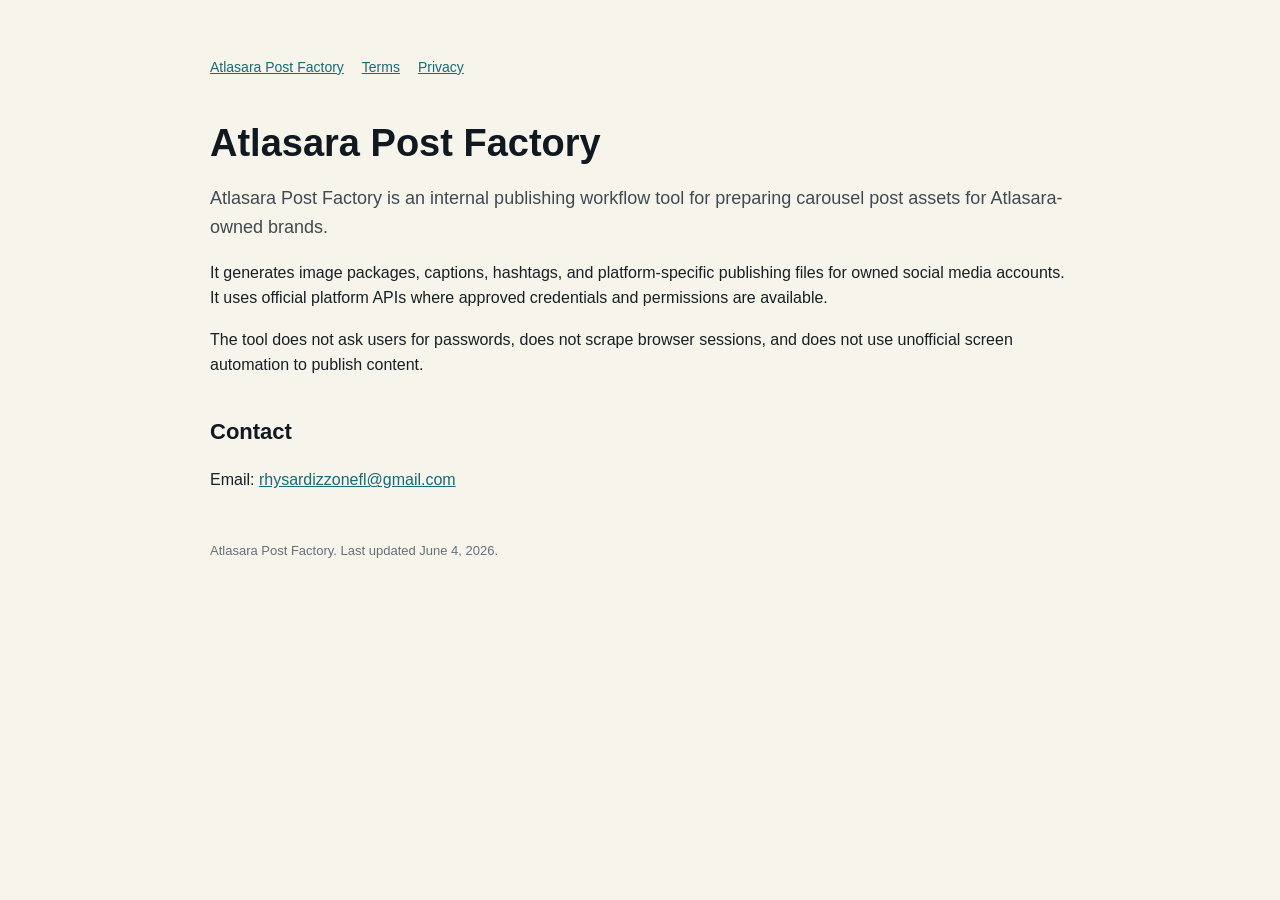
<file: index.html>
<!doctype html>
<html lang="en">
<head>
  <meta charset="utf-8">
  <meta name="viewport" content="width=device-width, initial-scale=1">
  <title>Atlasara Post Factory</title>
  <link rel="stylesheet" href="styles.css">
</head>
<body>
  <main>
    <nav>
      <a href="./">Atlasara Post Factory</a>
      <a href="terms.html">Terms</a>
      <a href="privacy.html">Privacy</a>
    </nav>
    <h1>Atlasara Post Factory</h1>
    <p class="lede">Atlasara Post Factory is an internal publishing workflow tool for preparing carousel post assets for Atlasara-owned brands.</p>
    <p>It generates image packages, captions, hashtags, and platform-specific publishing files for owned social media accounts. It uses official platform APIs where approved credentials and permissions are available.</p>
    <p>The tool does not ask users for passwords, does not scrape browser sessions, and does not use unofficial screen automation to publish content.</p>
    <h2>Contact</h2>
    <p>Email: <a href="mailto:rhysardizzonefl@gmail.com">rhysardizzonefl@gmail.com</a></p>
    <footer>
      <p>Atlasara Post Factory. Last updated June 4, 2026.</p>
    </footer>
  </main>
</body>
</html>
</file>
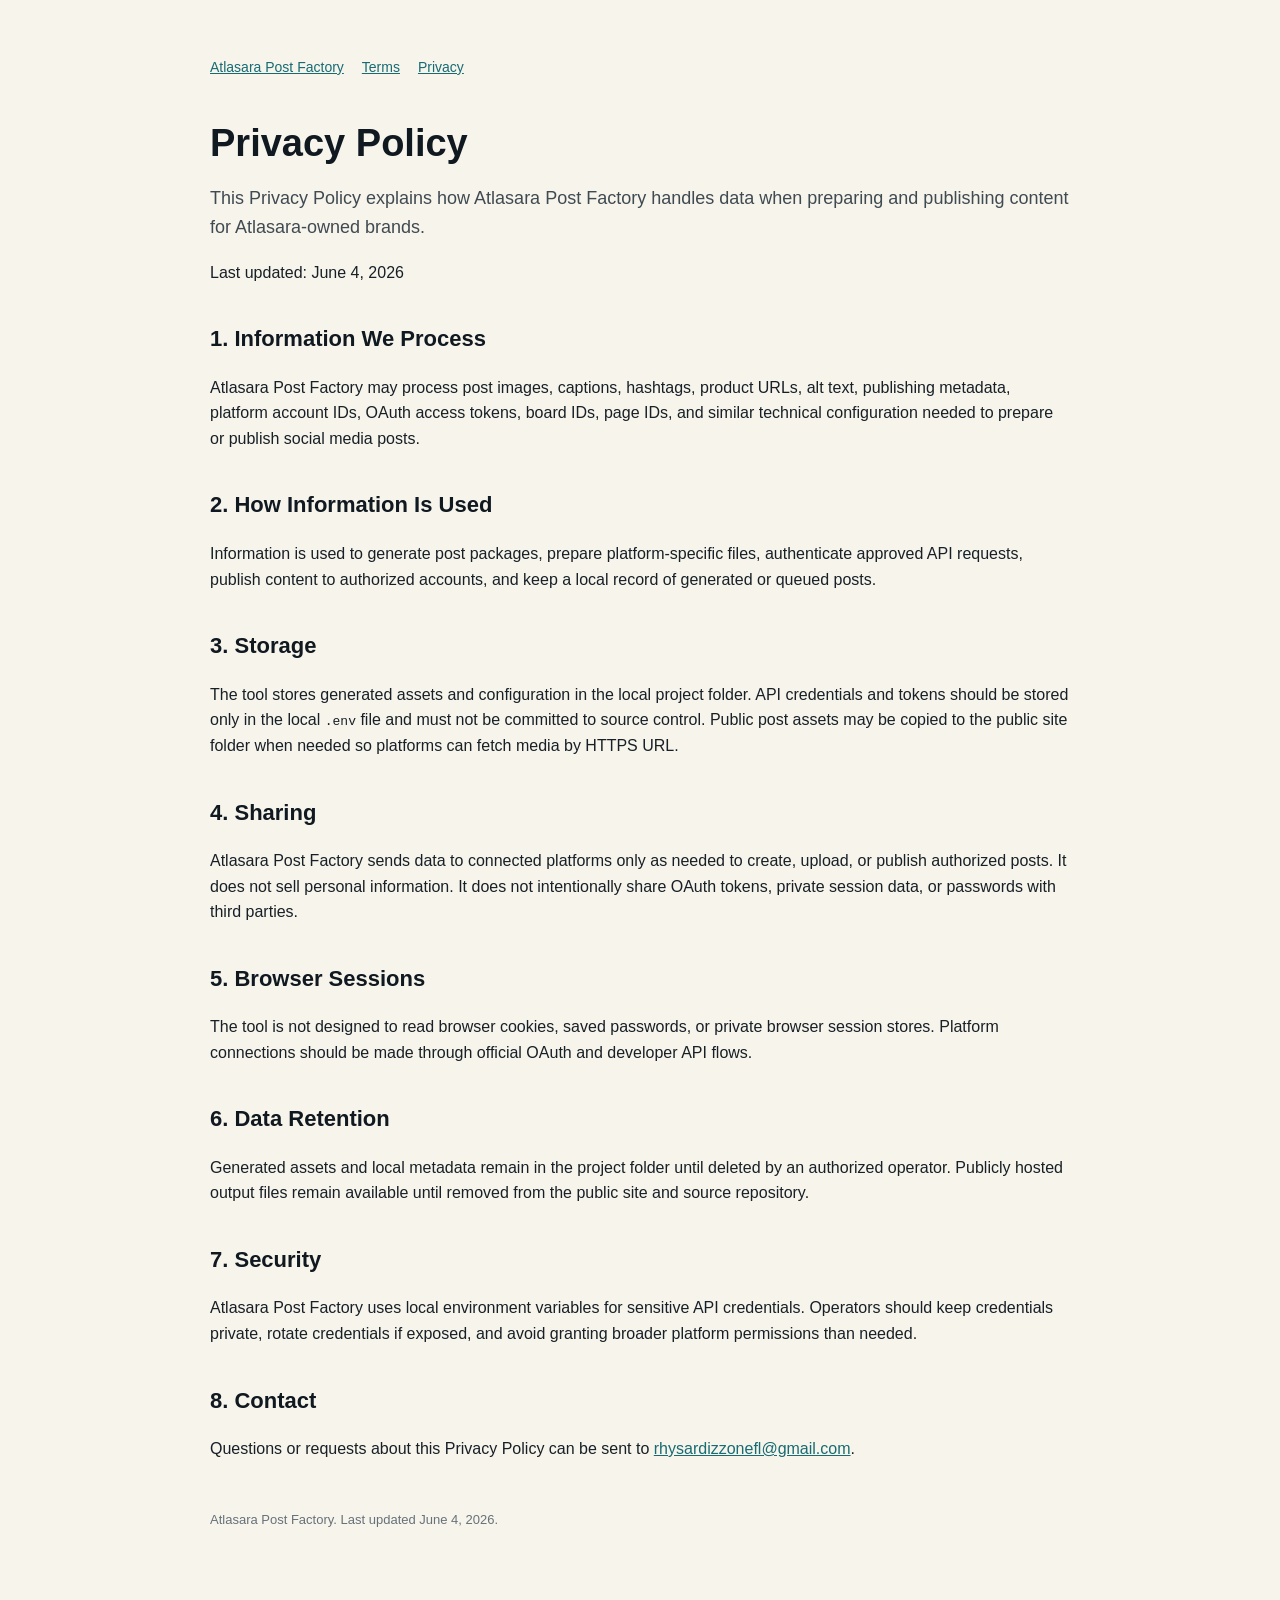
<file: privacy.html>
<!doctype html>
<html lang="en">
<head>
  <meta charset="utf-8">
  <meta name="viewport" content="width=device-width, initial-scale=1">
  <title>Privacy Policy - Atlasara Post Factory</title>
  <link rel="stylesheet" href="styles.css">
</head>
<body>
  <main>
    <nav>
      <a href="./">Atlasara Post Factory</a>
      <a href="terms.html">Terms</a>
      <a href="privacy.html">Privacy</a>
    </nav>
    <h1>Privacy Policy</h1>
    <p class="lede">This Privacy Policy explains how Atlasara Post Factory handles data when preparing and publishing content for Atlasara-owned brands.</p>
    <p>Last updated: June 4, 2026</p>

    <h2>1. Information We Process</h2>
    <p>Atlasara Post Factory may process post images, captions, hashtags, product URLs, alt text, publishing metadata, platform account IDs, OAuth access tokens, board IDs, page IDs, and similar technical configuration needed to prepare or publish social media posts.</p>

    <h2>2. How Information Is Used</h2>
    <p>Information is used to generate post packages, prepare platform-specific files, authenticate approved API requests, publish content to authorized accounts, and keep a local record of generated or queued posts.</p>

    <h2>3. Storage</h2>
    <p>The tool stores generated assets and configuration in the local project folder. API credentials and tokens should be stored only in the local <code>.env</code> file and must not be committed to source control. Public post assets may be copied to the public site folder when needed so platforms can fetch media by HTTPS URL.</p>

    <h2>4. Sharing</h2>
    <p>Atlasara Post Factory sends data to connected platforms only as needed to create, upload, or publish authorized posts. It does not sell personal information. It does not intentionally share OAuth tokens, private session data, or passwords with third parties.</p>

    <h2>5. Browser Sessions</h2>
    <p>The tool is not designed to read browser cookies, saved passwords, or private browser session stores. Platform connections should be made through official OAuth and developer API flows.</p>

    <h2>6. Data Retention</h2>
    <p>Generated assets and local metadata remain in the project folder until deleted by an authorized operator. Publicly hosted output files remain available until removed from the public site and source repository.</p>

    <h2>7. Security</h2>
    <p>Atlasara Post Factory uses local environment variables for sensitive API credentials. Operators should keep credentials private, rotate credentials if exposed, and avoid granting broader platform permissions than needed.</p>

    <h2>8. Contact</h2>
    <p>Questions or requests about this Privacy Policy can be sent to <a href="mailto:rhysardizzonefl@gmail.com">rhysardizzonefl@gmail.com</a>.</p>

    <footer>
      <p>Atlasara Post Factory. Last updated June 4, 2026.</p>
    </footer>
  </main>
</body>
</html>
</file>
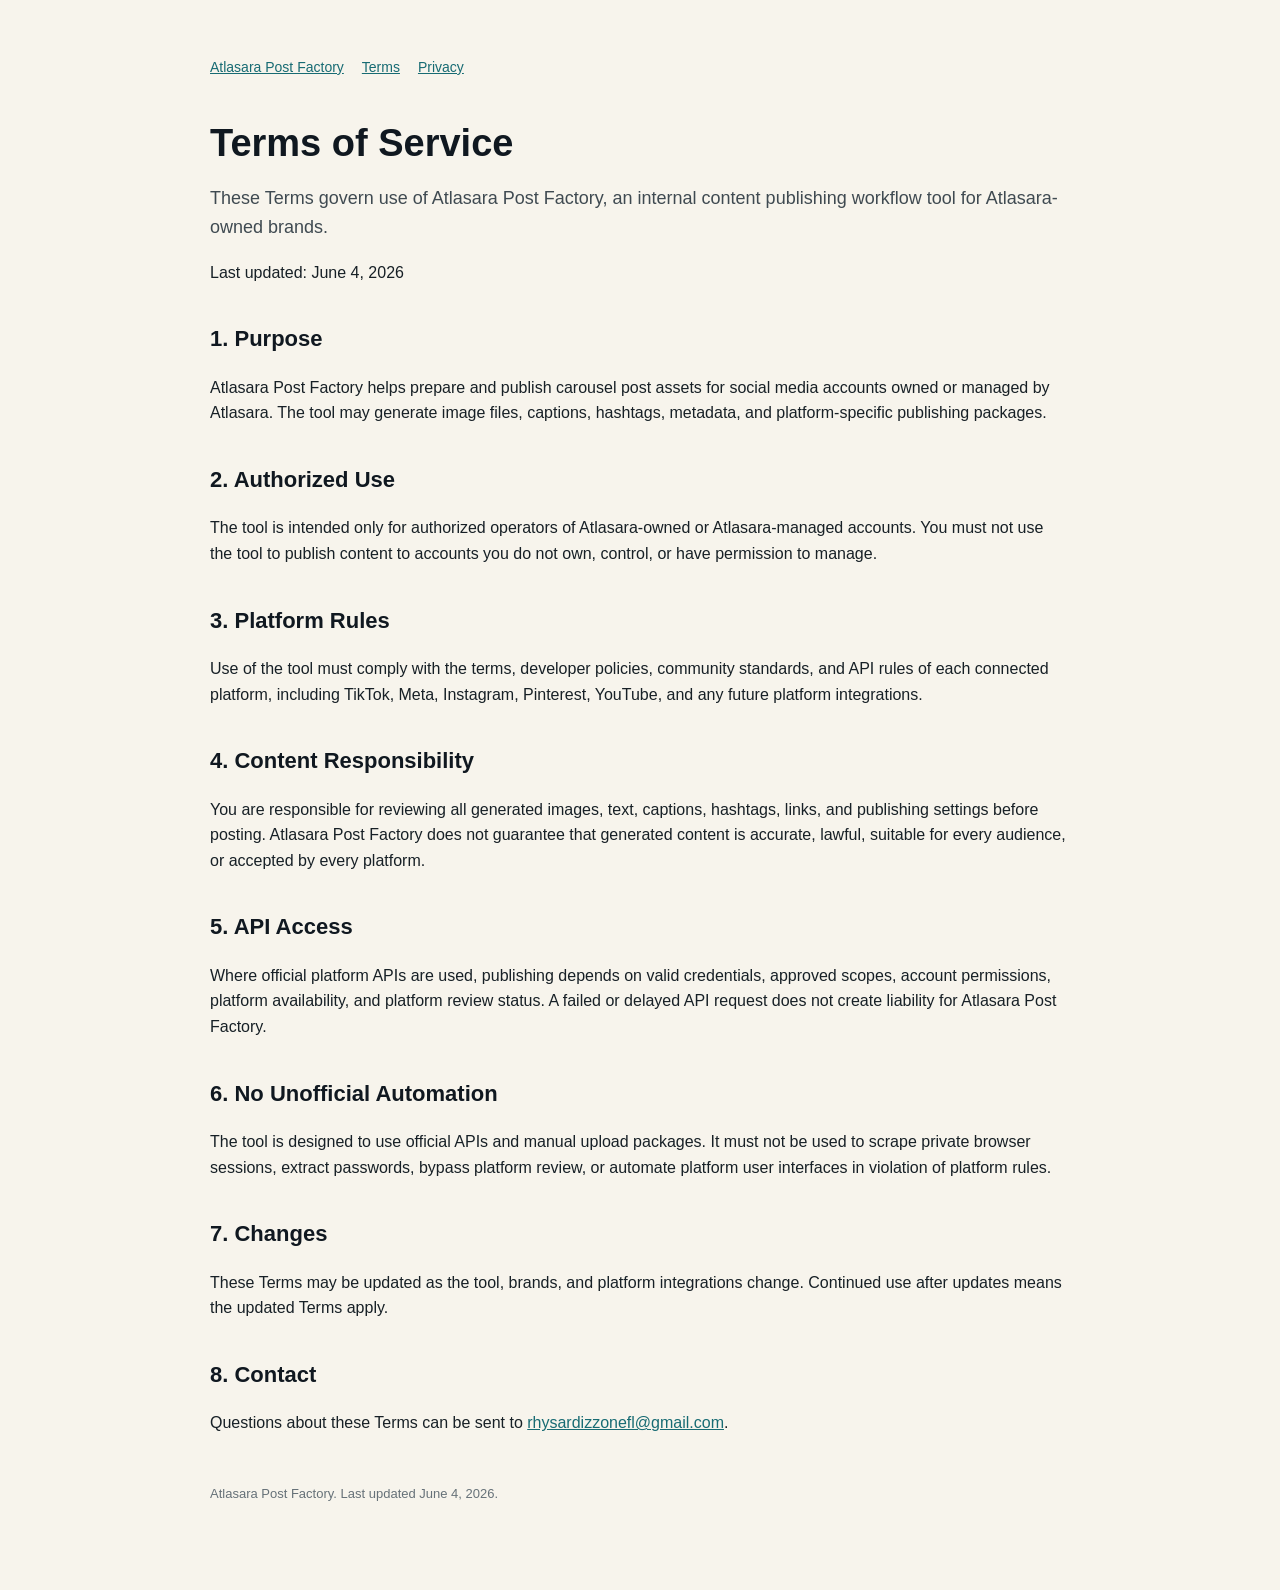
<file: terms.html>
<!doctype html>
<html lang="en">
<head>
  <meta charset="utf-8">
  <meta name="viewport" content="width=device-width, initial-scale=1">
  <title>Terms of Service - Atlasara Post Factory</title>
  <link rel="stylesheet" href="styles.css">
</head>
<body>
  <main>
    <nav>
      <a href="./">Atlasara Post Factory</a>
      <a href="terms.html">Terms</a>
      <a href="privacy.html">Privacy</a>
    </nav>
    <h1>Terms of Service</h1>
    <p class="lede">These Terms govern use of Atlasara Post Factory, an internal content publishing workflow tool for Atlasara-owned brands.</p>
    <p>Last updated: June 4, 2026</p>

    <h2>1. Purpose</h2>
    <p>Atlasara Post Factory helps prepare and publish carousel post assets for social media accounts owned or managed by Atlasara. The tool may generate image files, captions, hashtags, metadata, and platform-specific publishing packages.</p>

    <h2>2. Authorized Use</h2>
    <p>The tool is intended only for authorized operators of Atlasara-owned or Atlasara-managed accounts. You must not use the tool to publish content to accounts you do not own, control, or have permission to manage.</p>

    <h2>3. Platform Rules</h2>
    <p>Use of the tool must comply with the terms, developer policies, community standards, and API rules of each connected platform, including TikTok, Meta, Instagram, Pinterest, YouTube, and any future platform integrations.</p>

    <h2>4. Content Responsibility</h2>
    <p>You are responsible for reviewing all generated images, text, captions, hashtags, links, and publishing settings before posting. Atlasara Post Factory does not guarantee that generated content is accurate, lawful, suitable for every audience, or accepted by every platform.</p>

    <h2>5. API Access</h2>
    <p>Where official platform APIs are used, publishing depends on valid credentials, approved scopes, account permissions, platform availability, and platform review status. A failed or delayed API request does not create liability for Atlasara Post Factory.</p>

    <h2>6. No Unofficial Automation</h2>
    <p>The tool is designed to use official APIs and manual upload packages. It must not be used to scrape private browser sessions, extract passwords, bypass platform review, or automate platform user interfaces in violation of platform rules.</p>

    <h2>7. Changes</h2>
    <p>These Terms may be updated as the tool, brands, and platform integrations change. Continued use after updates means the updated Terms apply.</p>

    <h2>8. Contact</h2>
    <p>Questions about these Terms can be sent to <a href="mailto:rhysardizzonefl@gmail.com">rhysardizzonefl@gmail.com</a>.</p>

    <footer>
      <p>Atlasara Post Factory. Last updated June 4, 2026.</p>
    </footer>
  </main>
</body>
</html>
</file>
<file: styles.css>
body {
  margin: 0;
  color: #172026;
  background: #f7f4ec;
  font-family: Arial, Helvetica, sans-serif;
  line-height: 1.6;
}

main {
  max-width: 860px;
  margin: 0 auto;
  padding: 56px 24px 72px;
}

nav {
  display: flex;
  gap: 18px;
  margin-bottom: 44px;
  font-size: 14px;
}

a {
  color: #176b73;
}

h1 {
  margin: 0 0 12px;
  color: #101820;
  font-size: 38px;
  line-height: 1.15;
}

h2 {
  margin-top: 36px;
  color: #101820;
  font-size: 22px;
}

.lede {
  color: #3f4a51;
  font-size: 18px;
}

.notice {
  border-left: 4px solid #d7c48a;
  background: #fffdf7;
  padding: 12px 16px;
}

footer {
  margin-top: 48px;
  color: #667178;
  font-size: 13px;
}
</file>
